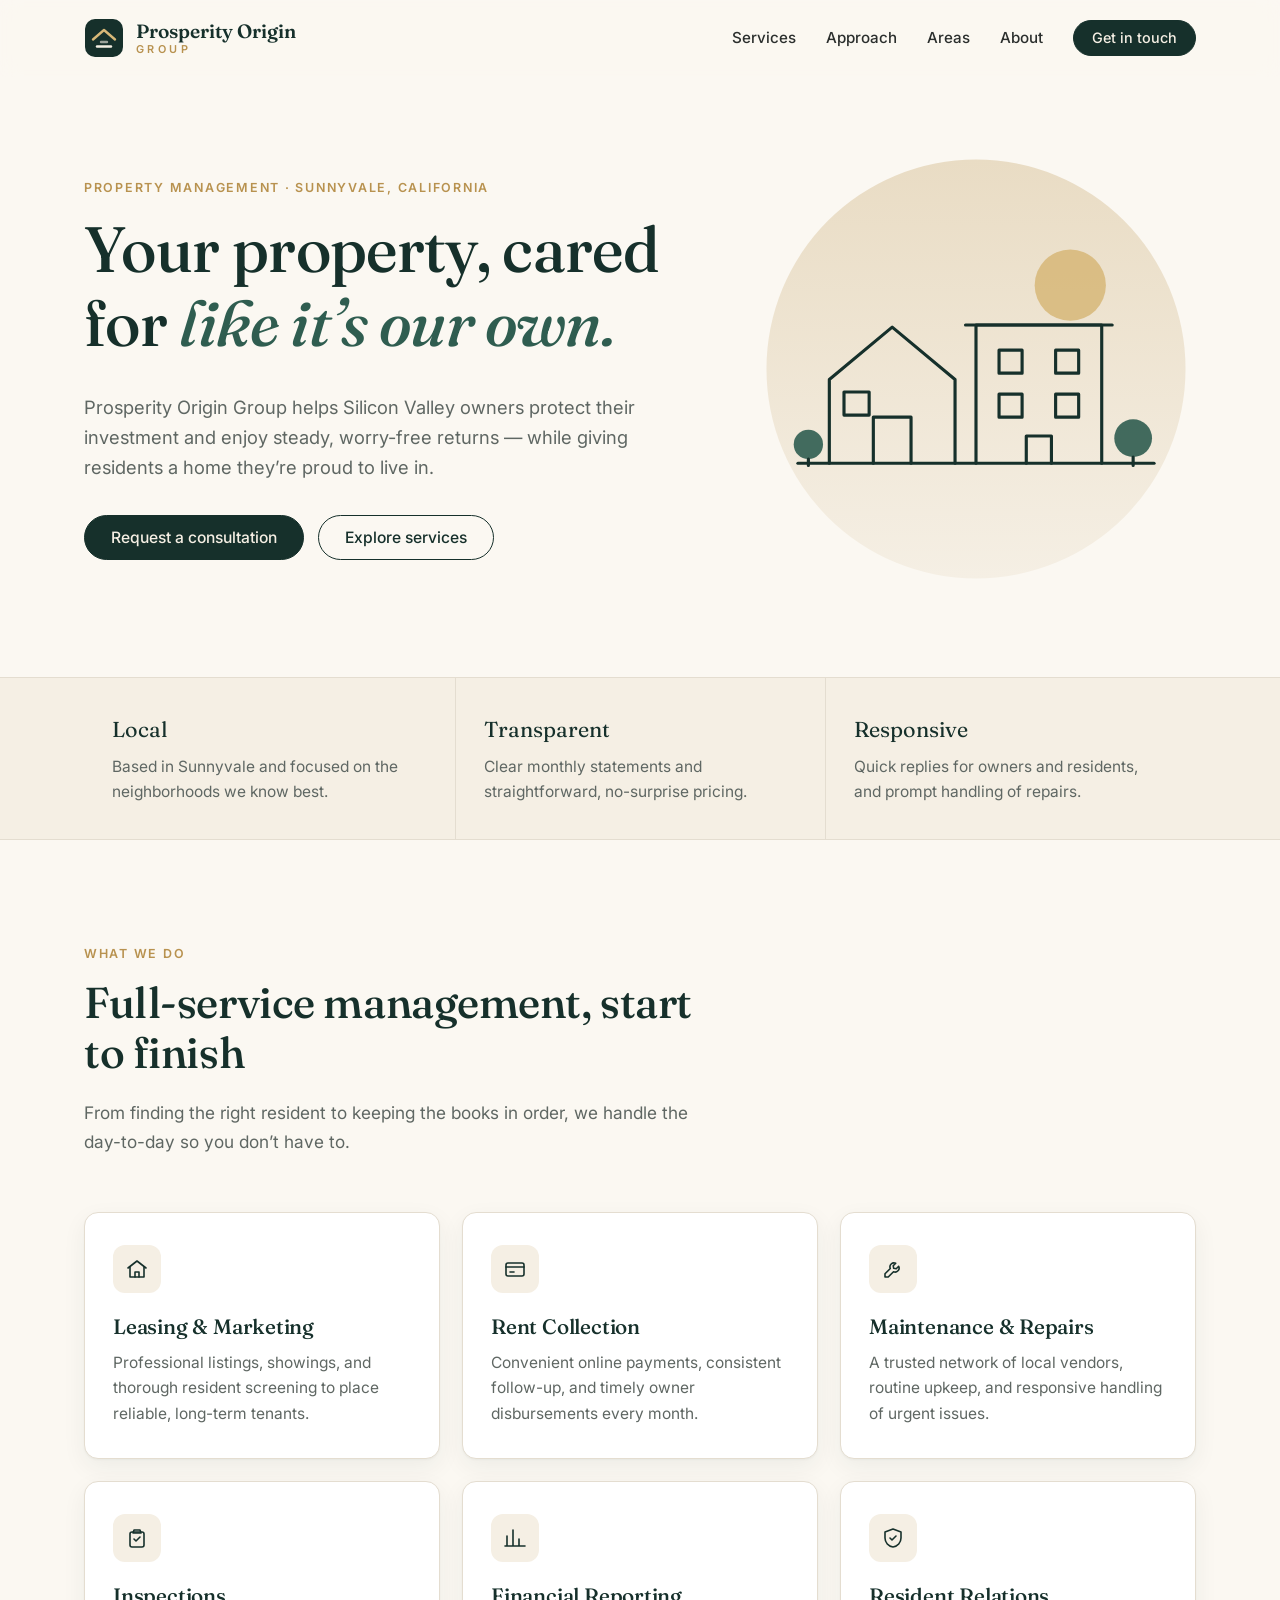
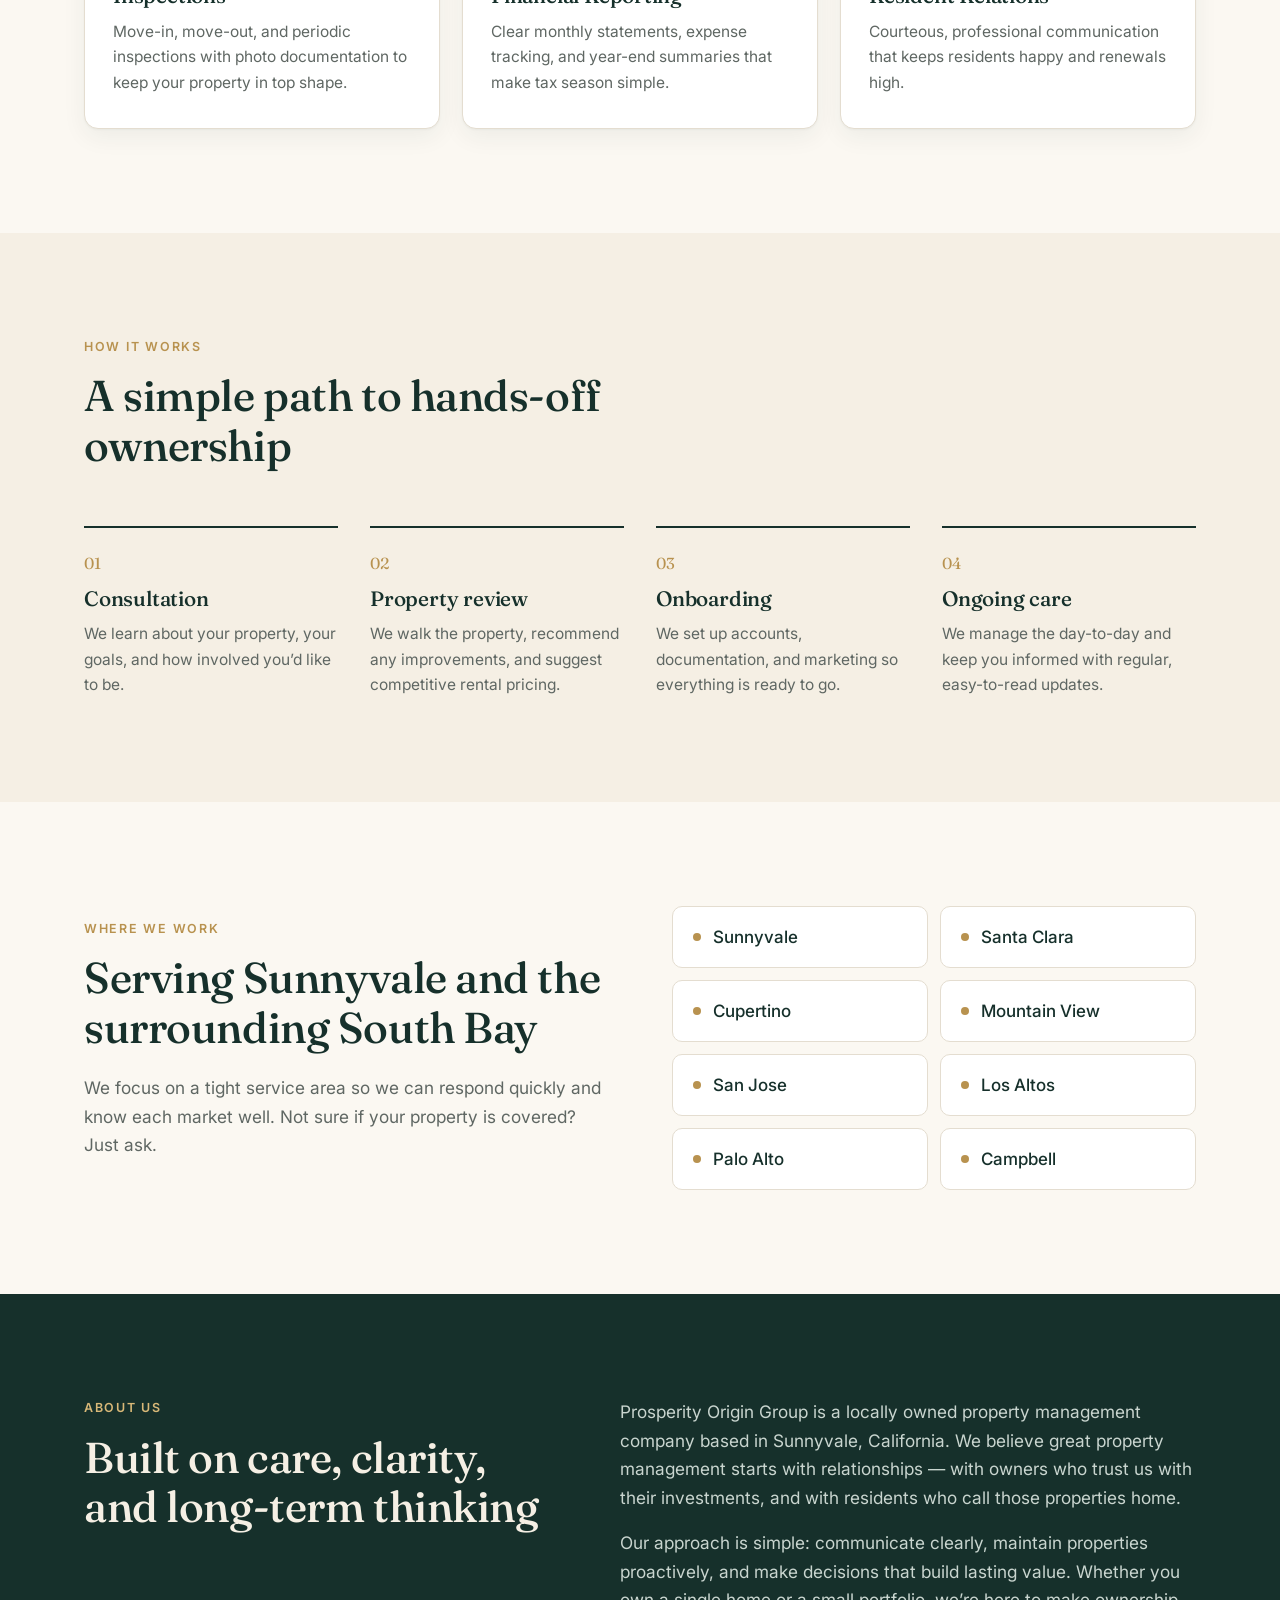
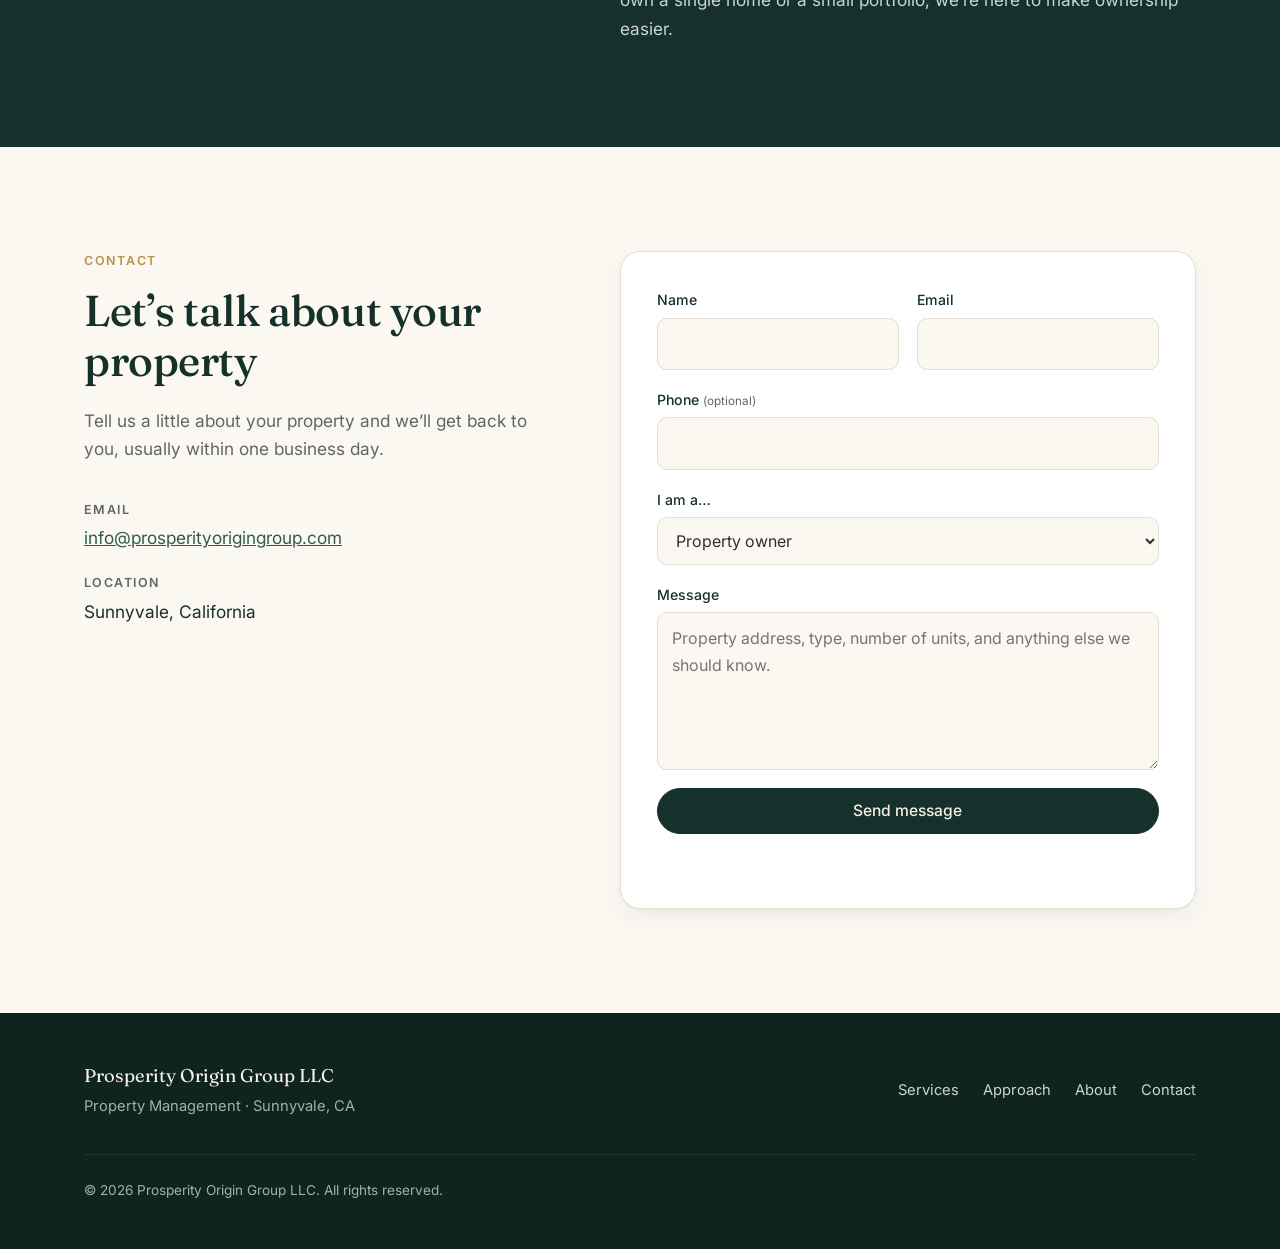
<file: index.html>
<!doctype html>
<html lang="en">
<head>
  <meta charset="utf-8">
  <meta name="viewport" content="width=device-width, initial-scale=1">
  <title>Prosperity Origin Group | Property Management in Sunnyvale, CA</title>
  <meta name="description" content="Prosperity Origin Group is a Sunnyvale-based property management company caring for residential properties across Silicon Valley — leasing, maintenance, rent collection, and owner reporting.">
  <link rel="canonical" href="https://prosperityorigingroup.com/">
  <link rel="icon" href="favicon.svg" type="image/svg+xml">
  <meta name="theme-color" content="#16302b">

  <meta property="og:type" content="website">
  <meta property="og:title" content="Prosperity Origin Group — Property Management">
  <meta property="og:description" content="Thoughtful property management for Silicon Valley owners. Based in Sunnyvale, CA.">
  <meta property="og:url" content="https://prosperityorigingroup.com/">

  <link rel="preconnect" href="https://fonts.googleapis.com">
  <link rel="preconnect" href="https://fonts.gstatic.com" crossorigin>
  <link href="https://fonts.googleapis.com/css2?family=Fraunces:opsz,wght@9..144,400;9..144,500;9..144,600&family=Inter:wght@400;500;600&display=swap" rel="stylesheet">
  <link rel="stylesheet" href="styles.css">

  <script type="application/ld+json">
  {
    "@context": "https://schema.org",
    "@type": "RealEstateAgent",
    "name": "Prosperity Origin Group LLC",
    "url": "https://prosperityorigingroup.com/",
    "email": "info@prosperityorigingroup.com",
    "address": {
      "@type": "PostalAddress",
      "addressLocality": "Sunnyvale",
      "addressRegion": "CA",
      "addressCountry": "US"
    },
    "areaServed": ["Sunnyvale", "Santa Clara", "Cupertino", "Mountain View", "San Jose", "Los Altos", "Palo Alto"]
  }
  </script>
</head>
<body>
  <a class="skip-link" href="#main">Skip to content</a>

  <header class="site-header" id="top">
    <div class="container header-inner">
      <a class="brand" href="#top" aria-label="Prosperity Origin Group home">
        <svg class="brand-mark" viewBox="0 0 40 40" aria-hidden="true">
          <rect x="1" y="1" width="38" height="38" rx="10" fill="currentColor"/>
          <path d="M9 21.5 20 12l11 9.5" fill="none" stroke="#d8b878" stroke-width="2.4" stroke-linecap="round" stroke-linejoin="round"/>
          <path d="M13 28.5h14" fill="none" stroke="#f5efe4" stroke-width="2.4" stroke-linecap="round"/>
          <path d="M17 24h6" fill="none" stroke="#f5efe4" stroke-width="2.4" stroke-linecap="round" opacity=".6"/>
        </svg>
        <span class="brand-text">
          <span class="brand-name">Prosperity Origin</span>
          <span class="brand-sub">Group</span>
        </span>
      </a>

      <button class="nav-toggle" aria-expanded="false" aria-controls="site-nav" aria-label="Open menu">
        <span></span><span></span>
      </button>

      <nav class="site-nav" id="site-nav" aria-label="Primary">
        <a href="#services">Services</a>
        <a href="#approach">Approach</a>
        <a href="#areas">Areas</a>
        <a href="#about">About</a>
        <a class="btn btn-small" href="#contact">Get in touch</a>
      </nav>
    </div>
  </header>

  <main id="main">
    <!-- Hero -->
    <section class="hero">
      <div class="container hero-inner">
        <div class="hero-copy">
          <p class="eyebrow">Property Management · Sunnyvale, California</p>
          <h1>Your property, cared for <em>like it’s our own.</em></h1>
          <p class="lede">
            Prosperity Origin Group helps Silicon Valley owners protect their investment and enjoy
            steady, worry-free returns — while giving residents a home they’re proud to live in.
          </p>
          <div class="hero-actions">
            <a class="btn" href="#contact">Request a consultation</a>
            <a class="btn btn-ghost" href="#services">Explore services</a>
          </div>
        </div>

        <div class="hero-art" aria-hidden="true">
          <svg viewBox="0 0 420 420">
            <defs>
              <linearGradient id="sky" x1="0" y1="0" x2="0" y2="1">
                <stop offset="0" stop-color="#e9dcc4"/>
                <stop offset="1" stop-color="#f5efe4"/>
              </linearGradient>
            </defs>
            <circle cx="210" cy="210" r="200" fill="url(#sky)"/>
            <circle cx="300" cy="130" r="34" fill="#d8b878" opacity=".85"/>
            <g fill="none" stroke="#16302b" stroke-width="3" stroke-linejoin="round" stroke-linecap="round">
              <!-- left house -->
              <path d="M70 300V220l60-50 60 50v80"/>
              <path d="M112 300v-44h36v44"/>
              <path d="M84 232h24v22H84z"/>
              <!-- right building -->
              <path d="M210 300V168h120v132"/>
              <path d="M200 168h140"/>
              <path d="M232 192h22v22h-22zM286 192h22v22h-22zM232 234h22v22h-22zM286 234h22v22h-22z"/>
              <path d="M258 300v-26h24v26"/>
              <!-- ground -->
              <path d="M40 300h340"/>
            </g>
            <g fill="#2f5d50" opacity=".9">
              <circle cx="360" cy="276" r="18"/>
              <circle cx="50" cy="282" r="14"/>
            </g>
            <path d="M360 294v8M50 296v6" stroke="#16302b" stroke-width="3" stroke-linecap="round"/>
          </svg>
        </div>
      </div>
    </section>

    <!-- Highlights -->
    <section class="highlights" aria-label="Highlights">
      <div class="container highlights-grid">
        <div>
          <p class="hl-title">Local</p>
          <p class="hl-text">Based in Sunnyvale and focused on the neighborhoods we know best.</p>
        </div>
        <div>
          <p class="hl-title">Transparent</p>
          <p class="hl-text">Clear monthly statements and straightforward, no-surprise pricing.</p>
        </div>
        <div>
          <p class="hl-title">Responsive</p>
          <p class="hl-text">Quick replies for owners and residents, and prompt handling of repairs.</p>
        </div>
      </div>
    </section>

    <!-- Services -->
    <section class="section" id="services">
      <div class="container">
        <header class="section-head">
          <p class="eyebrow">What we do</p>
          <h2>Full-service management, start to finish</h2>
          <p class="section-lede">From finding the right resident to keeping the books in order, we handle the day-to-day so you don’t have to.</p>
        </header>

        <div class="cards">
          <article class="card">
            <div class="card-icon" aria-hidden="true">
              <svg viewBox="0 0 24 24"><path d="M3 11 12 4l9 7"/><path d="M5 10v10h14V10"/><path d="M10 20v-5h4v5"/></svg>
            </div>
            <h3>Leasing &amp; Marketing</h3>
            <p>Professional listings, showings, and thorough resident screening to place reliable, long-term tenants.</p>
          </article>

          <article class="card">
            <div class="card-icon" aria-hidden="true">
              <svg viewBox="0 0 24 24"><rect x="3" y="6" width="18" height="13" rx="2"/><path d="M3 10h18"/><path d="M7 15h4"/></svg>
            </div>
            <h3>Rent Collection</h3>
            <p>Convenient online payments, consistent follow-up, and timely owner disbursements every month.</p>
          </article>

          <article class="card">
            <div class="card-icon" aria-hidden="true">
              <svg viewBox="0 0 24 24"><path d="M14.7 6.3a4 4 0 0 0-5.4 5.2L4 16.8V20h3.2l5.3-5.3a4 4 0 0 0 5.2-5.4l-2.5 2.5-2.5-.5-.5-2.5z"/></svg>
            </div>
            <h3>Maintenance &amp; Repairs</h3>
            <p>A trusted network of local vendors, routine upkeep, and responsive handling of urgent issues.</p>
          </article>

          <article class="card">
            <div class="card-icon" aria-hidden="true">
              <svg viewBox="0 0 24 24"><path d="M9 4h6l1 3H8z"/><rect x="5" y="6" width="14" height="15" rx="2"/><path d="m9 13 2 2 4-4"/></svg>
            </div>
            <h3>Inspections</h3>
            <p>Move-in, move-out, and periodic inspections with photo documentation to keep your property in top shape.</p>
          </article>

          <article class="card">
            <div class="card-icon" aria-hidden="true">
              <svg viewBox="0 0 24 24"><path d="M4 20V10M10 20V4M16 20v-7M22 20H2"/></svg>
            </div>
            <h3>Financial Reporting</h3>
            <p>Clear monthly statements, expense tracking, and year-end summaries that make tax season simple.</p>
          </article>

          <article class="card">
            <div class="card-icon" aria-hidden="true">
              <svg viewBox="0 0 24 24"><path d="M12 3 4 6v6c0 4.5 3.4 8.3 8 9 4.6-.7 8-4.5 8-9V6z"/><path d="m9 12 2 2 4-4"/></svg>
            </div>
            <h3>Resident Relations</h3>
            <p>Courteous, professional communication that keeps residents happy and renewals high.</p>
          </article>
        </div>
      </div>
    </section>

    <!-- Approach -->
    <section class="section section-alt" id="approach">
      <div class="container">
        <header class="section-head">
          <p class="eyebrow">How it works</p>
          <h2>A simple path to hands-off ownership</h2>
        </header>

        <ol class="steps">
          <li>
            <span class="step-num">01</span>
            <h3>Consultation</h3>
            <p>We learn about your property, your goals, and how involved you’d like to be.</p>
          </li>
          <li>
            <span class="step-num">02</span>
            <h3>Property review</h3>
            <p>We walk the property, recommend any improvements, and suggest competitive rental pricing.</p>
          </li>
          <li>
            <span class="step-num">03</span>
            <h3>Onboarding</h3>
            <p>We set up accounts, documentation, and marketing so everything is ready to go.</p>
          </li>
          <li>
            <span class="step-num">04</span>
            <h3>Ongoing care</h3>
            <p>We manage the day-to-day and keep you informed with regular, easy-to-read updates.</p>
          </li>
        </ol>
      </div>
    </section>

    <!-- Areas -->
    <section class="section" id="areas">
      <div class="container areas">
        <div>
          <p class="eyebrow">Where we work</p>
          <h2>Serving Sunnyvale and the surrounding South Bay</h2>
          <p class="section-lede">We focus on a tight service area so we can respond quickly and know each market well. Not sure if your property is covered? Just ask.</p>
        </div>
        <ul class="area-list">
          <li>Sunnyvale</li>
          <li>Santa Clara</li>
          <li>Cupertino</li>
          <li>Mountain View</li>
          <li>San Jose</li>
          <li>Los Altos</li>
          <li>Palo Alto</li>
          <li>Campbell</li>
        </ul>
      </div>
    </section>

    <!-- About -->
    <section class="section section-dark" id="about">
      <div class="container about">
        <div>
          <p class="eyebrow eyebrow-light">About us</p>
          <h2>Built on care, clarity, and long-term thinking</h2>
        </div>
        <div class="about-copy">
          <p>
            Prosperity Origin Group is a locally owned property management company based in Sunnyvale, California.
            We believe great property management starts with relationships — with owners who trust us with
            their investments, and with residents who call those properties home.
          </p>
          <p>
            Our approach is simple: communicate clearly, maintain properties proactively, and make decisions
            that build lasting value. Whether you own a single home or a small portfolio, we’re here to make
            ownership easier.
          </p>
        </div>
      </div>
    </section>

    <!-- Contact -->
    <section class="section" id="contact">
      <div class="container contact">
        <div class="contact-info">
          <p class="eyebrow">Contact</p>
          <h2>Let’s talk about your property</h2>
          <p class="section-lede">Tell us a little about your property and we’ll get back to you, usually within one business day.</p>

          <dl class="contact-details">
            <div>
              <dt>Email</dt>
              <dd><a href="mailto:info@prosperityorigingroup.com">info@prosperityorigingroup.com</a></dd>
            </div>
            <div>
              <dt>Location</dt>
              <dd>Sunnyvale, California</dd>
            </div>
          </dl>
        </div>

        <form class="contact-form" id="contact-form" novalidate>
          <div class="field-row">
            <label>
              <span>Name</span>
              <input type="text" name="name" autocomplete="name" required>
            </label>
            <label>
              <span>Email</span>
              <input type="email" name="email" autocomplete="email" required>
            </label>
          </div>
          <label>
            <span>Phone <small>(optional)</small></span>
            <input type="tel" name="phone" autocomplete="tel">
          </label>
          <label>
            <span>I am a…</span>
            <select name="role">
              <option>Property owner</option>
              <option>Current or prospective resident</option>
              <option>Other</option>
            </select>
          </label>
          <label>
            <span>Message</span>
            <textarea name="message" rows="5" required placeholder="Property address, type, number of units, and anything else we should know."></textarea>
          </label>
          <button class="btn btn-block" type="submit">Send message</button>
          <p class="form-note" id="form-note" role="status" aria-live="polite"></p>
        </form>
      </div>
    </section>
  </main>

  <footer class="site-footer">
    <div class="container footer-inner">
      <div>
        <p class="footer-brand">Prosperity Origin Group LLC</p>
        <p class="footer-meta">Property Management · Sunnyvale, CA</p>
      </div>
      <nav class="footer-nav" aria-label="Footer">
        <a href="#services">Services</a>
        <a href="#approach">Approach</a>
        <a href="#about">About</a>
        <a href="#contact">Contact</a>
      </nav>
      <p class="footer-copy">© <span id="year">2026</span> Prosperity Origin Group LLC. All rights reserved.</p>
    </div>
  </footer>

  <script src="script.js"></script>
</body>
</html>
</file>
<file: styles.css>
/* ==========================================================================
   Prosperity Origin Group — site styles
   ========================================================================== */

:root {
  --ink: #16302b;          /* deep evergreen */
  --ink-soft: #2f5d50;
  --text: #2b2f2d;
  --muted: #5f6763;
  --cream: #f5efe4;
  --sand: #e9dcc4;
  --paper: #fbf8f2;
  --gold: #b8924f;
  --gold-light: #d8b878;
  --line: #e4ddd0;
  --white: #ffffff;

  --serif: "Fraunces", Georgia, "Times New Roman", serif;
  --sans: "Inter", system-ui, -apple-system, "Segoe UI", Roboto, sans-serif;

  --radius: 14px;
  --shadow: 0 1px 2px rgba(22, 48, 43, .04), 0 8px 24px rgba(22, 48, 43, .06);
  --max: 1160px;
}

*, *::before, *::after { box-sizing: border-box; }

html { scroll-behavior: smooth; scroll-padding-top: 84px; }

body {
  margin: 0;
  font-family: var(--sans);
  font-size: 17px;
  line-height: 1.65;
  color: var(--text);
  background: var(--paper);
  -webkit-font-smoothing: antialiased;
}

img, svg { display: block; max-width: 100%; }

a { color: var(--ink-soft); }

h1, h2, h3 {
  font-family: var(--serif);
  font-weight: 500;
  color: var(--ink);
  line-height: 1.15;
  margin: 0 0 .5em;
  letter-spacing: -.01em;
}

h1 { font-size: clamp(2.4rem, 5.2vw, 4rem); }
h2 { font-size: clamp(1.9rem, 3.4vw, 2.7rem); }
h3 { font-size: 1.3rem; }

p { margin: 0 0 1em; }

.container {
  width: 100%;
  max-width: var(--max);
  margin: 0 auto;
  padding: 0 24px;
}

.skip-link {
  position: absolute;
  left: -9999px;
  top: 8px;
  background: var(--ink);
  color: var(--white);
  padding: 8px 14px;
  border-radius: 8px;
  z-index: 100;
}
.skip-link:focus { left: 8px; }

:focus-visible { outline: 2px solid var(--gold); outline-offset: 3px; }

/* Buttons --------------------------------------------------------------- */
.btn {
  display: inline-flex;
  align-items: center;
  justify-content: center;
  gap: 8px;
  padding: 14px 26px;
  border-radius: 999px;
  border: 1px solid var(--ink);
  background: var(--ink);
  color: var(--cream);
  font: 500 .98rem/1 var(--sans);
  text-decoration: none;
  cursor: pointer;
  transition: background .2s, color .2s, transform .2s, border-color .2s;
}
.btn:hover { background: var(--ink-soft); border-color: var(--ink-soft); transform: translateY(-1px); }
.btn-ghost { background: transparent; color: var(--ink); }
.btn-ghost:hover { background: var(--ink); color: var(--cream); }
.btn-small { padding: 10px 18px; font-size: .9rem; }
.btn-block { width: 100%; }

.eyebrow {
  font-size: .78rem;
  font-weight: 600;
  letter-spacing: .14em;
  text-transform: uppercase;
  color: var(--gold);
  margin-bottom: 14px;
}
.eyebrow-light { color: var(--gold-light); }

/* Header ---------------------------------------------------------------- */
.site-header {
  position: sticky;
  top: 0;
  z-index: 50;
  background: rgba(251, 248, 242, .88);
  backdrop-filter: saturate(160%) blur(10px);
  -webkit-backdrop-filter: saturate(160%) blur(10px);
  border-bottom: 1px solid transparent;
  transition: border-color .2s;
}
.site-header.scrolled { border-bottom-color: var(--line); }

.header-inner {
  display: flex;
  align-items: center;
  justify-content: space-between;
  height: 76px;
}

.brand {
  display: flex;
  align-items: center;
  gap: 12px;
  text-decoration: none;
  color: var(--ink);
}
.brand-mark { width: 40px; height: 40px; color: var(--ink); flex: none; }
.brand-text { display: flex; flex-direction: column; line-height: 1.05; }
.brand-name { font-family: var(--serif); font-size: 1.2rem; font-weight: 600; }
.brand-sub {
  font-size: .68rem;
  font-weight: 600;
  letter-spacing: .32em;
  text-transform: uppercase;
  color: var(--gold);
  margin-top: 3px;
}

.site-nav { display: flex; align-items: center; gap: 30px; }
.site-nav a:not(.btn) {
  color: var(--text);
  text-decoration: none;
  font-size: .95rem;
  font-weight: 500;
  position: relative;
}
.site-nav a:not(.btn)::after {
  content: "";
  position: absolute;
  left: 0; right: 0; bottom: -4px;
  height: 1px;
  background: var(--gold);
  transform: scaleX(0);
  transition: transform .2s;
}
.site-nav a:not(.btn):hover::after { transform: scaleX(1); }

.nav-toggle {
  display: none;
  width: 44px; height: 44px;
  border: 0;
  background: transparent;
  cursor: pointer;
  position: relative;
}
.nav-toggle span {
  position: absolute;
  left: 11px; right: 11px;
  height: 2px;
  background: var(--ink);
  transition: transform .25s, top .25s;
}
.nav-toggle span:first-child { top: 17px; }
.nav-toggle span:last-child { top: 25px; }
.nav-toggle[aria-expanded="true"] span:first-child { top: 21px; transform: rotate(45deg); }
.nav-toggle[aria-expanded="true"] span:last-child { top: 21px; transform: rotate(-45deg); }

/* Hero ------------------------------------------------------------------ */
.hero { padding: 72px 0 88px; overflow: hidden; }
.hero-inner {
  display: grid;
  grid-template-columns: 1.15fr .85fr;
  gap: 56px;
  align-items: center;
}
.hero h1 em { font-style: italic; color: var(--ink-soft); }
.lede { font-size: 1.15rem; color: var(--muted); max-width: 34em; margin-bottom: 32px; }
.hero-actions { display: flex; flex-wrap: wrap; gap: 14px; }
.hero-art svg { width: 100%; max-width: 440px; margin-left: auto; }

/* Highlights ------------------------------------------------------------ */
.highlights { border-top: 1px solid var(--line); border-bottom: 1px solid var(--line); background: var(--cream); }
.highlights-grid {
  display: grid;
  grid-template-columns: repeat(3, 1fr);
}
.highlights-grid > div { padding: 34px 28px; }
.highlights-grid > div + div { border-left: 1px solid var(--line); }
.hl-title { font-family: var(--serif); font-size: 1.35rem; color: var(--ink); margin-bottom: 6px; }
.hl-text { color: var(--muted); margin: 0; font-size: .97rem; }

/* Sections -------------------------------------------------------------- */
.section { padding: 104px 0; }
.section-alt { background: var(--cream); }
.section-head { max-width: 640px; margin-bottom: 56px; }
.section-lede { color: var(--muted); font-size: 1.08rem; }

/* Service cards */
.cards {
  display: grid;
  grid-template-columns: repeat(3, 1fr);
  gap: 22px;
}
.card {
  background: var(--white);
  border: 1px solid var(--line);
  border-radius: var(--radius);
  padding: 32px 28px;
  box-shadow: var(--shadow);
  transition: transform .25s, box-shadow .25s;
}
.card:hover { transform: translateY(-3px); box-shadow: 0 2px 4px rgba(22,48,43,.05), 0 16px 36px rgba(22,48,43,.09); }
.card p { color: var(--muted); margin: 0; font-size: .97rem; }
.card-icon {
  width: 48px; height: 48px;
  border-radius: 12px;
  background: var(--cream);
  display: grid;
  place-items: center;
  margin-bottom: 22px;
}
.card-icon svg {
  width: 24px; height: 24px;
  fill: none;
  stroke: var(--ink);
  stroke-width: 1.6;
  stroke-linecap: round;
  stroke-linejoin: round;
}

/* Steps */
.steps {
  list-style: none;
  margin: 0;
  padding: 0;
  display: grid;
  grid-template-columns: repeat(4, 1fr);
  gap: 32px;
  counter-reset: step;
}
.steps li { border-top: 2px solid var(--ink); padding-top: 22px; }
.step-num {
  display: block;
  font-family: var(--serif);
  font-size: 1rem;
  color: var(--gold);
  margin-bottom: 10px;
}
.steps p { color: var(--muted); font-size: .97rem; margin: 0; }

/* Areas */
.areas {
  display: grid;
  grid-template-columns: 1fr 1fr;
  gap: 64px;
  align-items: center;
}
.area-list {
  list-style: none;
  margin: 0;
  padding: 0;
  display: grid;
  grid-template-columns: 1fr 1fr;
  gap: 12px;
}
.area-list li {
  padding: 16px 20px;
  border: 1px solid var(--line);
  border-radius: 10px;
  background: var(--white);
  font-weight: 500;
  color: var(--ink);
  display: flex;
  align-items: center;
  gap: 12px;
}
.area-list li::before {
  content: "";
  width: 8px; height: 8px;
  border-radius: 50%;
  background: var(--gold);
  flex: none;
}

/* About */
.section-dark { background: var(--ink); color: #d9e2dd; }
.section-dark h2 { color: var(--cream); }
.about {
  display: grid;
  grid-template-columns: .9fr 1.1fr;
  gap: 64px;
  align-items: start;
}
.about-copy p { font-size: 1.08rem; color: #c9d5cf; }
.about-copy p:last-child { margin-bottom: 0; }

/* Contact */
.contact {
  display: grid;
  grid-template-columns: .9fr 1.1fr;
  gap: 64px;
  align-items: start;
}
.contact-details { margin: 36px 0 0; display: grid; gap: 20px; }
.contact-details dt {
  font-size: .78rem;
  font-weight: 600;
  letter-spacing: .12em;
  text-transform: uppercase;
  color: var(--muted);
}
.contact-details dd { margin: 4px 0 0; font-size: 1.08rem; color: var(--ink); overflow-wrap: anywhere; }

.contact-form {
  background: var(--white);
  border: 1px solid var(--line);
  border-radius: 20px;
  padding: 36px;
  box-shadow: var(--shadow);
  display: grid;
  gap: 18px;
}
.field-row { display: grid; grid-template-columns: 1fr 1fr; gap: 18px; }
.contact-form label { display: grid; gap: 6px; }
.contact-form label > span { font-size: .88rem; font-weight: 500; color: var(--ink); }
.contact-form small { color: var(--muted); font-weight: 400; }
.contact-form input,
.contact-form select,
.contact-form textarea {
  width: 100%;
  font: inherit;
  font-size: 1rem;
  color: var(--text);
  background: var(--paper);
  border: 1px solid var(--line);
  border-radius: 10px;
  padding: 12px 14px;
  transition: border-color .2s, box-shadow .2s, background .2s;
}
.contact-form textarea { resize: vertical; min-height: 120px; }
.contact-form input:focus,
.contact-form select:focus,
.contact-form textarea:focus {
  outline: none;
  background: var(--white);
  border-color: var(--ink-soft);
  box-shadow: 0 0 0 3px rgba(47, 93, 80, .15);
}
.contact-form .invalid { border-color: #b4553f; }
.form-note { margin: 0; font-size: .92rem; color: var(--muted); min-height: 1.4em; }

/* Footer ---------------------------------------------------------------- */
.site-footer { background: #10241f; color: #9fb1a9; padding: 48px 0; font-size: .92rem; }
.footer-inner {
  display: grid;
  grid-template-columns: 1fr auto;
  gap: 24px 48px;
  align-items: center;
}
.footer-brand { font-family: var(--serif); font-size: 1.15rem; color: var(--cream); margin: 0 0 2px; }
.footer-meta { margin: 0; }
.footer-nav { display: flex; gap: 24px; flex-wrap: wrap; }
.footer-nav a { color: #c9d5cf; text-decoration: none; }
.footer-nav a:hover { color: var(--gold-light); }
.footer-copy {
  grid-column: 1 / -1;
  margin: 12px 0 0;
  padding-top: 24px;
  border-top: 1px solid rgba(255,255,255,.08);
  font-size: .85rem;
}

/* Reveal animation ------------------------------------------------------ */
.reveal { opacity: 0; transform: translateY(16px); transition: opacity .7s ease, transform .7s ease; }
.reveal.visible { opacity: 1; transform: none; }

@media (prefers-reduced-motion: reduce) {
  html { scroll-behavior: auto; }
  .reveal { opacity: 1; transform: none; transition: none; }
  .card, .btn { transition: none; }
}

/* Responsive ------------------------------------------------------------ */
@media (max-width: 980px) {
  .cards { grid-template-columns: repeat(2, 1fr); }
  .steps { grid-template-columns: repeat(2, 1fr); gap: 40px 32px; }
  .areas, .about, .contact { grid-template-columns: 1fr; gap: 40px; }
}

@media (max-width: 820px) {
  .nav-toggle { display: block; }
  .site-nav {
    position: absolute;
    top: 76px; left: 0; right: 0;
    flex-direction: column;
    align-items: stretch;
    gap: 0;
    padding: 8px 24px 24px;
    background: var(--paper);
    border-bottom: 1px solid var(--line);
    box-shadow: 0 12px 24px rgba(22,48,43,.08);
    display: none;
  }
  .site-nav.open { display: flex; }
  .site-nav a:not(.btn) { padding: 14px 0; border-bottom: 1px solid var(--line); }
  .site-nav a:not(.btn)::after { display: none; }
  .site-nav .btn { margin-top: 16px; }

  .hero { padding: 48px 0 64px; }
  .hero-inner { grid-template-columns: 1fr; gap: 40px; }
  .hero-art svg { max-width: 320px; margin: 0 auto; }

  .highlights-grid { grid-template-columns: 1fr; }
  .highlights-grid > div + div { border-left: 0; border-top: 1px solid var(--line); }
}

@media (max-width: 600px) {
  body { font-size: 16px; }
  .container { padding: 0 16px; }
  .section { padding: 72px 0; }
  .section-head { margin-bottom: 40px; }
  .cards, .steps { grid-template-columns: 1fr; }
  .field-row { grid-template-columns: 1fr; }
  .contact-form { padding: 24px; }
  .highlights-grid > div { padding: 26px 4px; }
  .footer-inner { grid-template-columns: 1fr; }
  .hero-actions .btn { flex: 1 1 100%; }
}
</file>
